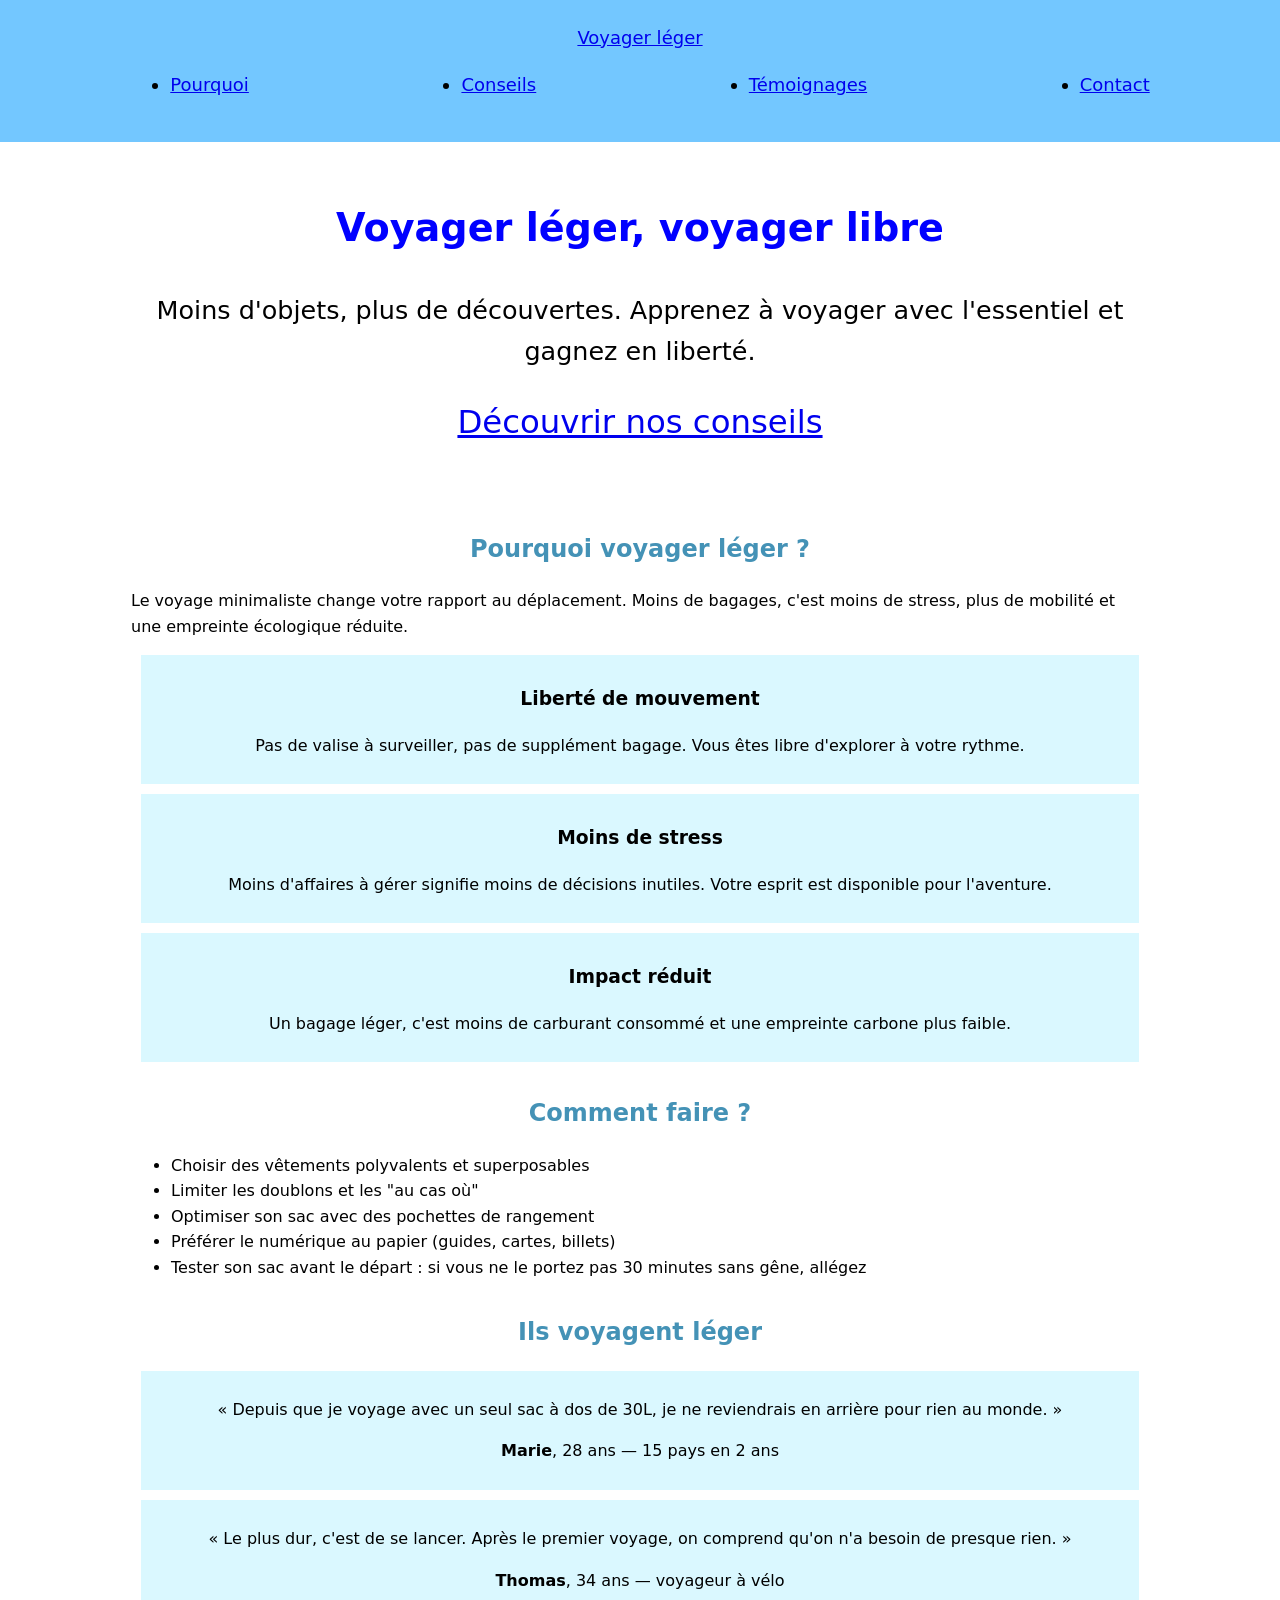
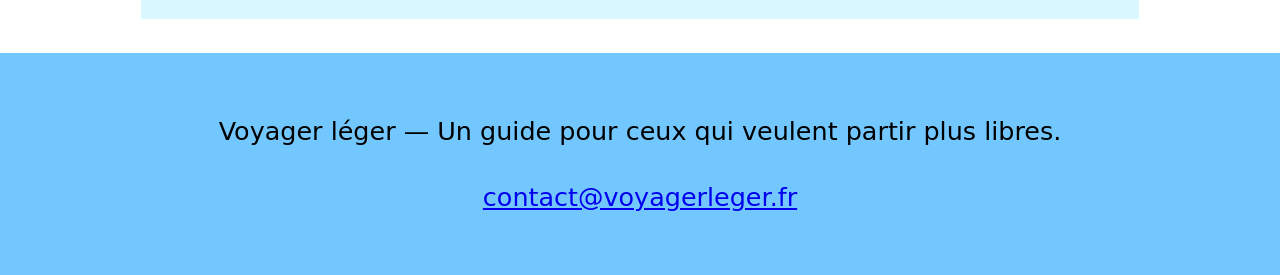
<file: TD2/index.html>
<!DOCTYPE html>
<html lang="fr"><head>
<meta http-equiv="content-type" content="text/html; charset=UTF-8">
  <meta charset="UTF-8">
  <meta name="viewport" content="width=device-width, initial-scale=1.0">
  <title>Voyager léger — Guide du voyage minimaliste</title>
  <link rel="stylesheet" href="style.css">
</head>
<body>

  <header>
    <nav>
      <a href="#" class="logo">Voyager léger</a>
      <ul>
        <li><a href="#pourquoi">Pourquoi</a></li>
        <li><a href="#conseils">Conseils</a></li>
        <li><a href="#temoignages">Témoignages</a></li>
        <li><a href="#contact">Contact</a></li>
      </ul>
    </nav>
  </header>

  <main>

    <section class="hero">
      <h1>Voyager léger, voyager libre</h1>
      <p>Moins d'objets, plus de découvertes. Apprenez à voyager avec l'essentiel et gagnez en liberté.</p>
      <a href="#conseils">Découvrir nos conseils</a>
    </section>

    <section id="pourquoi">
      <h2>Pourquoi voyager léger ?</h2>
      <p>Le voyage minimaliste change votre rapport au déplacement. 
Moins de bagages, c'est moins de stress, plus de mobilité et une 
empreinte écologique réduite.</p>

      <article>
        <h3>Liberté de mouvement</h3>
        <p>Pas de valise à surveiller, pas de supplément bagage. Vous êtes libre d'explorer à votre rythme.</p>
      </article>

      <article>
        <h3>Moins de stress</h3>
        <p>Moins d'affaires à gérer signifie moins de décisions inutiles. Votre esprit est disponible pour l'aventure.</p>
      </article>

      <article>
        <h3>Impact réduit</h3>
        <p>Un bagage léger, c'est moins de carburant consommé et une empreinte carbone plus faible.</p>
      </article>
    </section>

    <section id="conseils">
      <h2>Comment faire ?</h2>
      <ul>
        <li>Choisir des vêtements polyvalents et superposables</li>
        <li>Limiter les doublons et les "au cas où"</li>
        <li>Optimiser son sac avec des pochettes de rangement</li>
        <li>Préférer le numérique au papier (guides, cartes, billets)</li>
        <li>Tester son sac avant le départ : si vous ne le portez pas 30 minutes sans gêne, allégez</li>
      </ul>
    </section>

    <section id="temoignages">
      <h2>Ils voyagent léger</h2>

      <article>
        <blockquote>
          <p>« Depuis que je voyage avec un seul sac à dos de 30L, je ne reviendrais en arrière pour rien au monde. »</p>
        </blockquote>
        <p><strong>Marie</strong>, 28 ans — 15 pays en 2 ans</p>
      </article>

      <article>
        <blockquote>
          <p>« Le plus dur, c'est de se lancer. Après le premier voyage, on comprend qu'on n'a besoin de presque rien. »</p>
        </blockquote>
        <p><strong>Thomas</strong>, 34 ans — voyageur à vélo</p>
      </article>
    </section>

  </main>

  <footer id="contact">
    <p>Voyager léger — Un guide pour ceux qui veulent partir plus libres.</p>
    <p><a href="mailto:contact@voyagerleger.fr">contact@voyagerleger.fr</a></p>
  </footer>



</body></html>
</file>
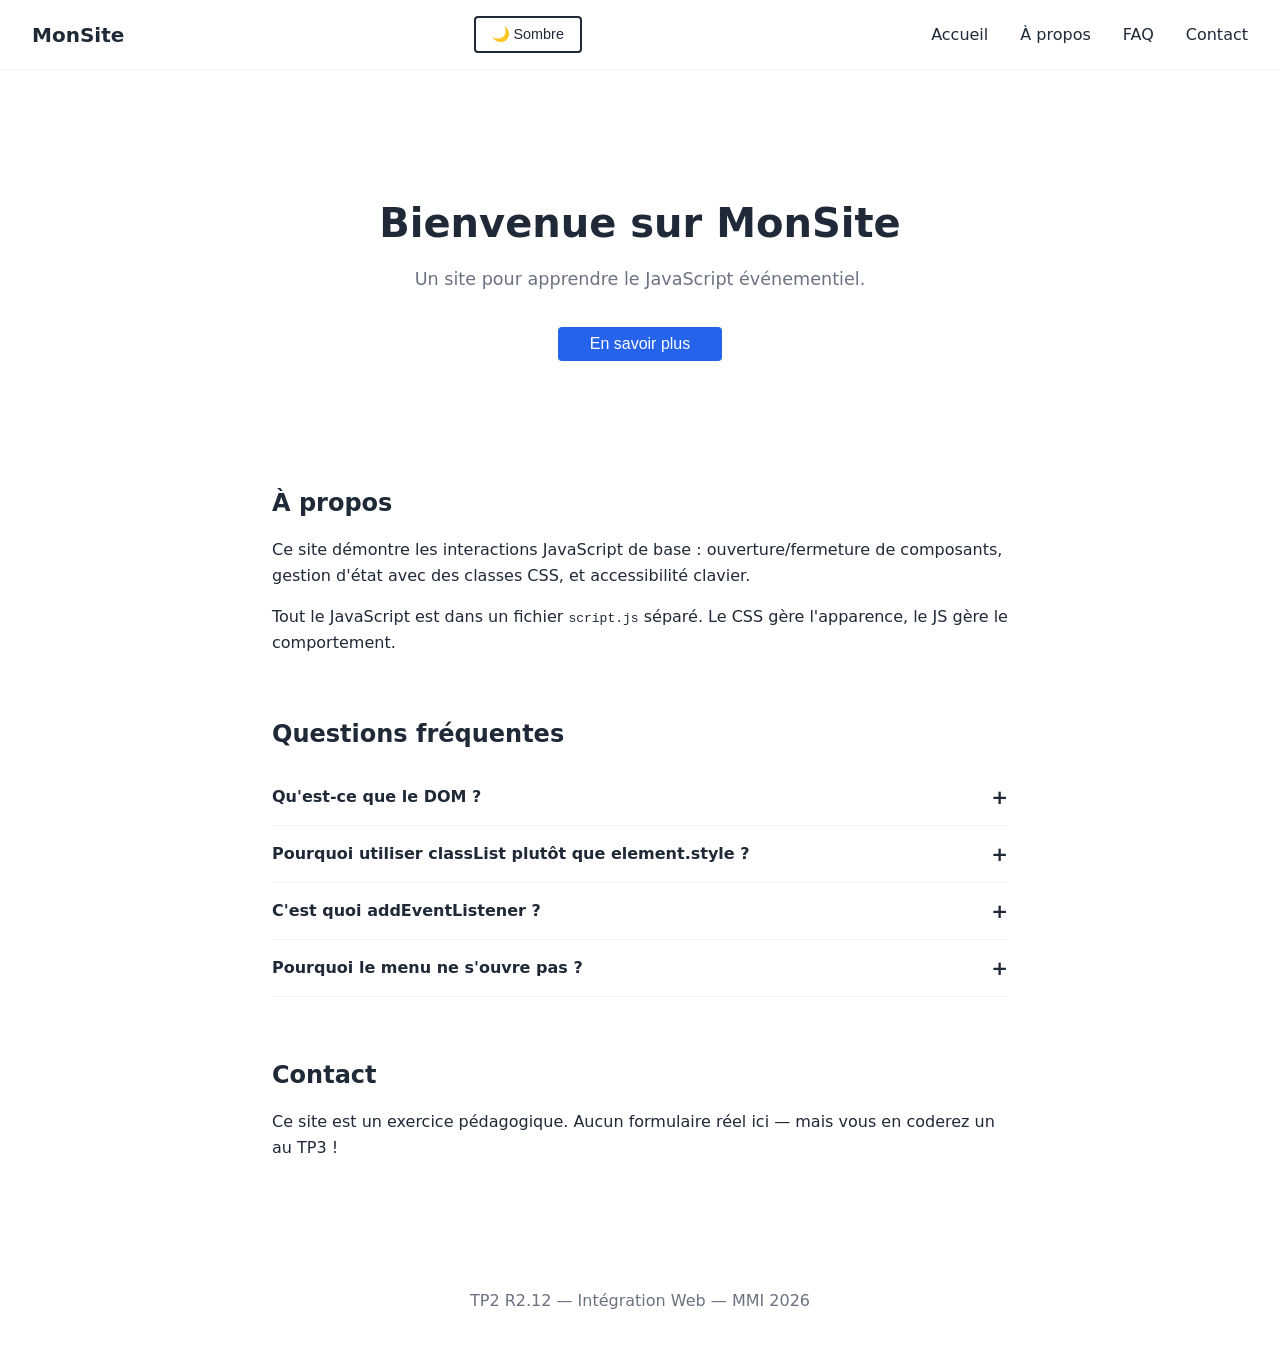
<file: TP2/index.html>
<!DOCTYPE html>
<html lang="fr">
<head>
  <meta charset="UTF-8">
  <meta name="viewport" content="width=device-width, initial-scale=1.0">
  <title>TP2 — JavaScript événementiel</title>
  <style>
    /* ================================
       VARIABLES
       ================================ */
    :root {
      --color-primary: #2563eb;
      --color-text: #1f2937;
      --color-text-light: #6b7280;
      --color-bg: #ffffff;
      --color-bg-alt: #f3f4f6;
      --color-overlay: rgba(0, 0, 0, 0.5);
      --font-base: system-ui, -apple-system, sans-serif;
      --space-sm: 0.5rem;
      --space-md: 1rem;
      --space-lg: 2rem;
      --space-xl: 4rem;
    }

    /* ================================
       THÈME SOMBRE (bonus)
       ================================ */
    .dark {
      --color-primary: #60a5fa;
      --color-text: #e5e7eb;
      --color-text-light: #9ca3af;
      --color-bg: #111827;
      --color-bg-alt: #1f2937;
      --color-overlay: rgba(0, 0, 0, 0.7);
    }

    /* ================================
       BASE
       ================================ */
    *, *::before, *::after {
      box-sizing: border-box;
    }

    body {
      font-family: var(--font-base);
      line-height: 1.6;
      color: var(--color-text);
      background-color: var(--color-bg);
      margin: 0;
      transition: background-color 0.3s, color 0.3s;
    }

    h1, h2, h3 { line-height: 1.2; }

    a {
      color: var(--color-primary);
      text-decoration: none;
    }

    a:hover { text-decoration: underline; }

    /* ================================
       HEADER + NAVIGATION
       ================================ */
    header {
      display: flex;
      justify-content: space-between;
      align-items: center;
      padding: var(--space-md) var(--space-lg);
      border-bottom: 1px solid var(--color-bg-alt);
    }

    .logo {
      font-weight: bold;
      font-size: 1.25rem;
      color: var(--color-text);
      text-decoration: none;
    }

    .header-right {
      display: flex;
      align-items: center;
      gap: var(--space-md);
    }

    /* Bouton menu burger */
    .menu-btn {
      display: none;
      background: none;
      border: 2px solid var(--color-text);
      border-radius: 0.25rem;
      color: var(--color-text);
      font-size: 1.25rem;
      padding: var(--space-sm);
      cursor: pointer;
      line-height: 1;
    }

    /* Bouton thème */
    #theme-toggle {
      background: none;
      border: 2px solid var(--color-text);
      border-radius: 0.25rem;
      color: var(--color-text);
      padding: var(--space-sm) var(--space-md);
      cursor: pointer;
      font-size: 0.9rem;
    }

    /* Navigation */
    .menu ul {
      display: flex;
      gap: var(--space-lg);
      list-style: none;
      padding: 0;
      margin: 0;
    }

    .menu a {
      color: var(--color-text);
      font-weight: 500;
    }

    /* Mobile : menu caché par défaut */
    @media (max-width: 640px) {
      .menu-btn {
        display: block;
      }

      .menu {
        display: none;
        position: absolute;
        top: 100%;
        left: 0;
        right: 0;
        background: var(--color-bg);
        border-bottom: 1px solid var(--color-bg-alt);
        padding: var(--space-md) var(--space-lg);
        z-index: 10;
      }

      .menu.is-open {
        display: block;
      }

      .menu ul {
        flex-direction: column;
        gap: var(--space-md);
      }

      header {
        position: relative;
      }
    }

    /* ================================
       MAIN
       ================================ */
    main {
      max-width: 800px;
      margin: 0 auto;
      padding: var(--space-lg);
    }

    section {
      margin-bottom: var(--space-xl);
    }

    /* ================================
       HERO
       ================================ */
    .hero {
      text-align: center;
      padding: var(--space-xl) 0;
    }

    .hero h1 {
      font-size: 2.5rem;
      margin-bottom: var(--space-sm);
    }

    .hero p {
      color: var(--color-text-light);
      font-size: 1.1rem;
    }

    /* ================================
       BOUTON MODALE
       ================================ */
    .modal-open {
      background-color: var(--color-primary);
      color: white;
      border: none;
      padding: var(--space-sm) var(--space-lg);
      border-radius: 0.25rem;
      font-size: 1rem;
      cursor: pointer;
      margin-top: var(--space-md);
    }

    .modal-open:hover {
      opacity: 0.9;
    }

    /* ================================
       MODALE
       ================================ */
    .modal {
      display: none;
      position: fixed;
      top: 0;
      left: 0;
      width: 100%;
      height: 100%;
      background: var(--color-overlay);
      z-index: 100;
      justify-content: center;
      align-items: center;
    }

    .modal.is-visible {
      display: flex;
    }

    .modal-content {
      background: var(--color-bg);
      border-radius: 0.5rem;
      padding: var(--space-lg);
      max-width: 500px;
      width: 90%;
      position: relative;
    }

    .modal-content h2 {
      margin-top: 0;
    }

    .modal-close {
      position: absolute;
      top: var(--space-md);
      right: var(--space-md);
      background: none;
      border: none;
      font-size: 1.5rem;
      cursor: pointer;
      color: var(--color-text);
      line-height: 1;
    }

    /* ================================
       ACCORDÉON FAQ
       ================================ */
    .faq-item {
      border-bottom: 1px solid var(--color-bg-alt);
    }

    .faq-question {
      width: 100%;
      background: none;
      border: none;
      text-align: left;
      padding: var(--space-md) 0;
      font-size: 1rem;
      font-weight: 600;
      color: var(--color-text);
      cursor: pointer;
      display: flex;
      justify-content: space-between;
      align-items: center;
      font-family: var(--font-base);
    }

    .faq-question::after {
      content: '+';
      font-size: 1.25rem;
      transition: transform 0.2s;
    }

    .faq-answer {
      display: none;
      padding: 0 0 var(--space-md) 0;
      color: var(--color-text-light);
    }

    .faq-answer.is-visible {
      display: block;
    }

    /* ================================
       FOCUS VISIBLE
       ================================ */
    :focus-visible {
      outline: 2px solid var(--color-primary);
      outline-offset: 2px;
    }
  </style>
</head>
<body>

  <!-- ================================
       HEADER + NAVIGATION
       ================================ -->
  <header>
    <a href="#" class="logo">MonSite</a>
    <div class="header-right">
      <button id="theme-toggle">🌙 Sombre</button>
      <button class="menu-btn" aria-expanded="false">☰</button>
    </div>
    <nav class="menu">
      <ul>
        <li><a href="#accueil">Accueil</a></li>
        <li><a href="#apropos">À propos</a></li>
        <li><a href="#faq">FAQ</a></li>
        <li><a href="#contact">Contact</a></li>
      </ul>
    </nav>
  </header>

  <main>

    <!-- ================================
         HERO + BOUTON MODALE
         ================================ -->
    <section id="accueil" class="hero">
      <h1>Bienvenue sur MonSite</h1>
      <p>Un site pour apprendre le JavaScript événementiel.</p>
      <button class="modal-open">En savoir plus</button>
    </section>

    <!-- ================================
         MODALE
         ================================ -->
    <div class="modal" aria-hidden="true">
      <div class="modal-content">
        <button class="modal-close">✕</button>
        <h2>À propos de ce site</h2>
        <p>Ce site est un exercice du TP2 R2.12. Il sert de support pour apprendre à manipuler le DOM avec JavaScript.</p>
        <p>Vous allez coder le menu burger, cette modale, et l'accordéon FAQ en JavaScript pur.</p>
      </div>
    </div>

    <!-- ================================
         SECTION À PROPOS
         ================================ -->
    <section id="apropos">
      <h2>À propos</h2>
      <p>Ce site démontre les interactions JavaScript de base : ouverture/fermeture de composants, gestion d'état avec des classes CSS, et accessibilité clavier.</p>
      <p>Tout le JavaScript est dans un fichier <code>script.js</code> séparé. Le CSS gère l'apparence, le JS gère le comportement.</p>
    </section>

    <!-- ================================
         ACCORDÉON FAQ
         ================================ -->
    <section id="faq">
      <h2>Questions fréquentes</h2>

      <div class="faq-item">
        <button class="faq-question">Qu'est-ce que le DOM ?</button>
        <div class="faq-answer">
          <p>Le DOM (Document Object Model) est la représentation de la page Web en mémoire. JavaScript peut le lire et le modifier pour créer des interactions.</p>
        </div>
      </div>

      <div class="faq-item">
        <button class="faq-question">Pourquoi utiliser classList plutôt que element.style ?</button>
        <div class="faq-answer">
          <p>Parce que le JavaScript gère le comportement et le CSS gère l'apparence. En utilisant classList, on garde chaque responsabilité à sa place.</p>
        </div>
      </div>

      <div class="faq-item">
        <button class="faq-question">C'est quoi addEventListener ?</button>
        <div class="faq-answer">
          <p>C'est la méthode qui permet de dire au navigateur : "quand tel événement arrive sur cet élément, exécute ce code". C'est le cœur du JavaScript événementiel.</p>
        </div>
      </div>

      <div class="faq-item">
        <button class="faq-question">Pourquoi le menu ne s'ouvre pas ?</button>
        <div class="faq-answer">
          <p>Probablement parce que le fichier script.js n'est pas encore lié, ou parce que le JavaScript n'est pas encore écrit. C'est votre mission !</p>
        </div>
      </div>
    </section>

    <!-- ================================
         CONTACT
         ================================ -->
    <section id="contact">
      <h2>Contact</h2>
      <p>Ce site est un exercice pédagogique. Aucun formulaire réel ici — mais vous en coderez un au TP3 !</p>
    </section>

  </main>

  <footer>
    <p style="text-align: center; padding: 1rem; color: var(--color-text-light);">TP2 R2.12 — Intégration Web — MMI 2026</p>
  </footer>

<script src="script.js"></script>

</body>
</html>
</file>
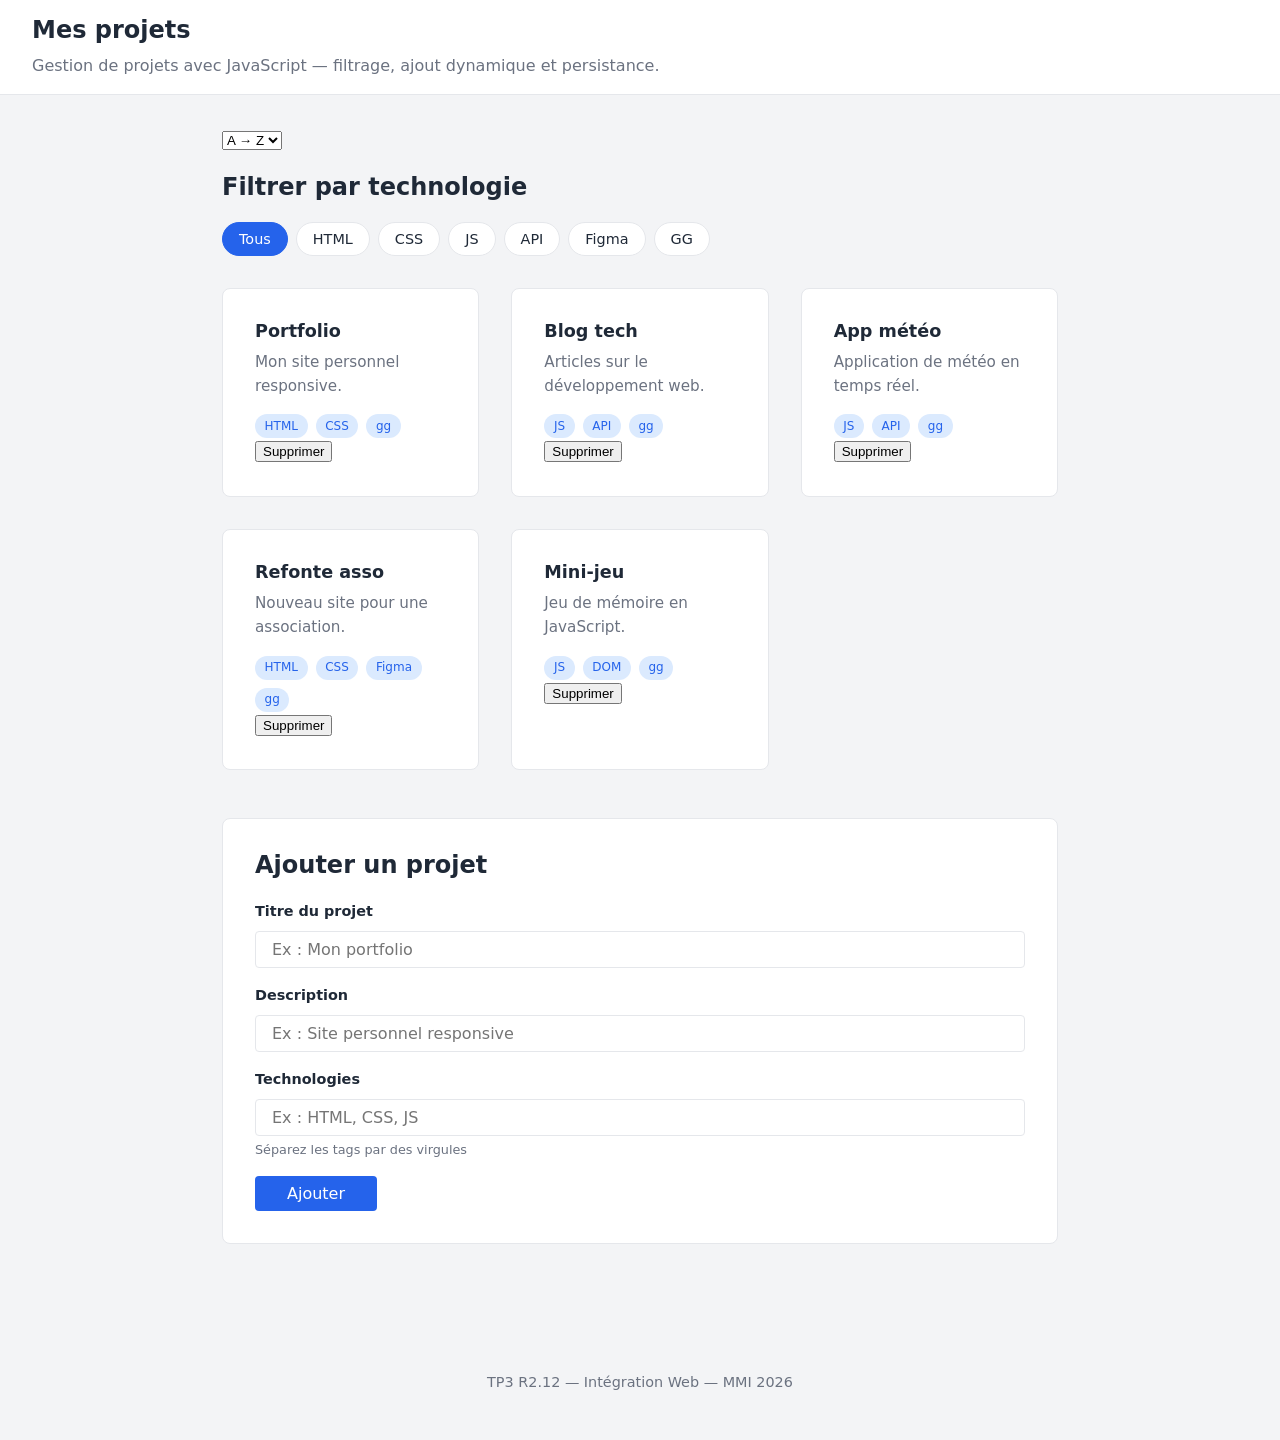
<file: TP3/index.html>
<!DOCTYPE html>
<html lang="fr">
<head>
  <meta charset="UTF-8">
  <meta name="viewport" content="width=device-width, initial-scale=1.0">
  <title>TP3 — JavaScript + données</title>
  <style>
    /* ================================
       VARIABLES
       ================================ */
    :root {
      --color-primary: #2563eb;
      --color-primary-light: #dbeafe;
      --color-text: #1f2937;
      --color-text-light: #6b7280;
      --color-bg: #ffffff;
      --color-bg-alt: #f3f4f6;
      --color-border: #e5e7eb;
      --color-error: #dc2626;
      --color-success: #059669;
      --font-base: system-ui, -apple-system, sans-serif;
      --space-sm: 0.5rem;
      --space-md: 1rem;
      --space-lg: 2rem;
      --space-xl: 3rem;
      --radius: 0.5rem;
    }

    /* ================================
       BASE
       ================================ */
    *, *::before, *::after {
      box-sizing: border-box;
    }

    body {
      font-family: var(--font-base);
      line-height: 1.6;
      color: var(--color-text);
      background-color: var(--color-bg-alt);
      margin: 0;
    }

    h1, h2, h3 { line-height: 1.2; }

    /* ================================
       LAYOUT
       ================================ */
    header {
      background: var(--color-bg);
      border-bottom: 1px solid var(--color-border);
      padding: var(--space-md) var(--space-lg);
    }

    header h1 {
      margin: 0;
      font-size: 1.5rem;
    }

    header p {
      margin: var(--space-sm) 0 0;
      color: var(--color-text-light);
    }

    main {
      max-width: 900px;
      margin: 0 auto;
      padding: var(--space-lg);
    }

    section {
      margin-bottom: var(--space-xl);
    }

    /* ================================
       FILTRES
       ================================ */
    .filtres {
      display: flex;
      flex-wrap: wrap;
      gap: var(--space-sm);
      margin-bottom: var(--space-lg);
    }

    .filtre {
      background: var(--color-bg);
      border: 1px solid var(--color-border);
      border-radius: 2rem;
      padding: var(--space-sm) var(--space-md);
      font-size: 0.9rem;
      cursor: pointer;
      color: var(--color-text);
      font-family: var(--font-base);
      transition: background-color 0.2s, border-color 0.2s;
    }

    .filtre:hover {
      border-color: var(--color-primary);
    }

    .filtre.active {
      background-color: var(--color-primary);
      color: white;
      border-color: var(--color-primary);
    }

    /* ================================
       GRILLE DE PROJETS
       ================================ */
    #projets-liste {
      display: grid;
      grid-template-columns: repeat(auto-fit, minmax(250px, 1fr));
      gap: var(--space-lg);
      min-height: 100px;
    }

    /* Style des cartes (générées en JS) */
    .carte {
      background: var(--color-bg);
      border: 1px solid var(--color-border);
      border-radius: var(--radius);
      padding: var(--space-lg);
      transition: transform 0.2s, box-shadow 0.2s;
    }

    .carte:hover {
      transform: translateY(-2px);
      box-shadow: 0 4px 12px rgba(0, 0, 0, 0.08);
    }

    .carte h3 {
      margin: 0 0 var(--space-sm);
      font-size: 1.1rem;
    }

    .carte p {
      margin: 0 0 var(--space-md);
      color: var(--color-text-light);
      font-size: 0.95rem;
    }

    .tags {
      display: flex;
      flex-wrap: wrap;
      gap: var(--space-sm);
    }

    .tag {
      display: inline-block;
      font-size: 0.75rem;
      background: var(--color-primary-light);
      color: var(--color-primary);
      padding: 0.15rem 0.6rem;
      border-radius: 1rem;
      font-weight: 500;
    }

    /* ================================
       MESSAGES D'ÉTAT
       ================================ */
    .loading {
      text-align: center;
      color: var(--color-text-light);
      padding: var(--space-xl);
      grid-column: 1 / -1;
    }

    .error {
      text-align: center;
      color: var(--color-error);
      padding: var(--space-xl);
      grid-column: 1 / -1;
    }

    .vide {
      text-align: center;
      color: var(--color-text-light);
      padding: var(--space-xl);
      grid-column: 1 / -1;
    }

    /* ================================
       FORMULAIRE D'AJOUT
       ================================ */
    #form-ajout {
      background: var(--color-bg);
      border: 1px solid var(--color-border);
      border-radius: var(--radius);
      padding: var(--space-lg);
    }

    #form-ajout h2 {
      margin-top: 0;
    }

    .form-group {
      margin-bottom: var(--space-md);
    }

    .form-group label {
      display: block;
      font-weight: 600;
      margin-bottom: var(--space-sm);
      font-size: 0.9rem;
    }

    .form-group input {
      width: 100%;
      padding: var(--space-sm) var(--space-md);
      border: 1px solid var(--color-border);
      border-radius: 0.25rem;
      font-size: 1rem;
      font-family: var(--font-base);
      color: var(--color-text);
      background: var(--color-bg);
    }

    .form-group input:focus {
      outline: 2px solid var(--color-primary);
      outline-offset: 1px;
      border-color: var(--color-primary);
    }

    .form-group small {
      display: block;
      margin-top: 0.25rem;
      color: var(--color-text-light);
      font-size: 0.8rem;
    }

    #form-ajout button[type="submit"] {
      background-color: var(--color-primary);
      color: white;
      border: none;
      padding: var(--space-sm) var(--space-lg);
      border-radius: 0.25rem;
      font-size: 1rem;
      cursor: pointer;
      font-family: var(--font-base);
    }

    #form-ajout button[type="submit"]:hover {
      opacity: 0.9;
    }

    /* ================================
       COMPTEUR
       ================================ */
    .compteur {
      text-align: right;
      color: var(--color-text-light);
      font-size: 0.9rem;
      margin-bottom: var(--space-sm);
    }

    /* ================================
       FOOTER
       ================================ */
    footer {
      text-align: center;
      padding: var(--space-lg);
      color: var(--color-text-light);
      font-size: 0.9rem;
    }

    /* ================================
       FOCUS VISIBLE
       ================================ */
    :focus-visible {
      outline: 2px solid var(--color-primary);
      outline-offset: 2px;
    }

    /* ================================
       RESPONSIVE
       ================================ */
    @media (max-width: 600px) {
      main {
        padding: var(--space-md);
      }

      #projets-liste {
        grid-template-columns: 1fr;
      }
    }
  </style>
</head>
<body>

  <!-- ================================
       HEADER
       ================================ -->
  <header>
    <h1>Mes projets</h1>
    <p>Gestion de projets avec JavaScript — filtrage, ajout dynamique et persistance.</p>
  </header>

  <main>

<select id="tri">
  <option value="az">A → Z</option>
  <option value="za">Z → A</option>
</select>

    <!-- ================================
         FILTRES
         ================================ -->
    <section>
      <h2>Filtrer par technologie</h2>
      <div class="filtres">
        <button class="filtre active" data-tag="tous">Tous</button>
        <button class="filtre" data-tag="HTML">HTML</button>
        <button class="filtre" data-tag="CSS">CSS</button>
        <button class="filtre" data-tag="JS">JS</button>
        <button class="filtre" data-tag="API">API</button>
        <button class="filtre" data-tag="Figma">Figma</button>
        <button class="filtre" data-tag="gg">GG</button>
      </div>

      <!-- Compteur de résultats -->
      <p class="compteur" aria-live="polite"></p>

      <!-- Conteneur des cartes (généré en JS) -->
      <div id="projets-liste">
        <p class="vide">Chargement des projets...</p>
      </div>
    </section>

    <!-- ================================
         FORMULAIRE D'AJOUT
         ================================ -->
    <section>
      <form id="form-ajout">
        <h2>Ajouter un projet</h2>

        <div class="form-group">
          <label for="input-titre">Titre du projet</label>
          <input type="text" id="input-titre" placeholder="Ex : Mon portfolio" required>
        </div>

        <div class="form-group">
          <label for="input-desc">Description</label>
          <input type="text" id="input-desc" placeholder="Ex : Site personnel responsive" required>
        </div>

        <div class="form-group">
          <label for="input-tags">Technologies</label>
          <input type="text" id="input-tags" placeholder="Ex : HTML, CSS, JS">
          <small>Séparez les tags par des virgules</small>
        </div>

        <button type="submit">Ajouter</button>
      </form>
    </section>

  </main>

  <footer>
    <p>TP3 R2.12 — Intégration Web — MMI 2026</p>
  </footer>

    <script src="script.js"></script>

</body>
</html>
</file>
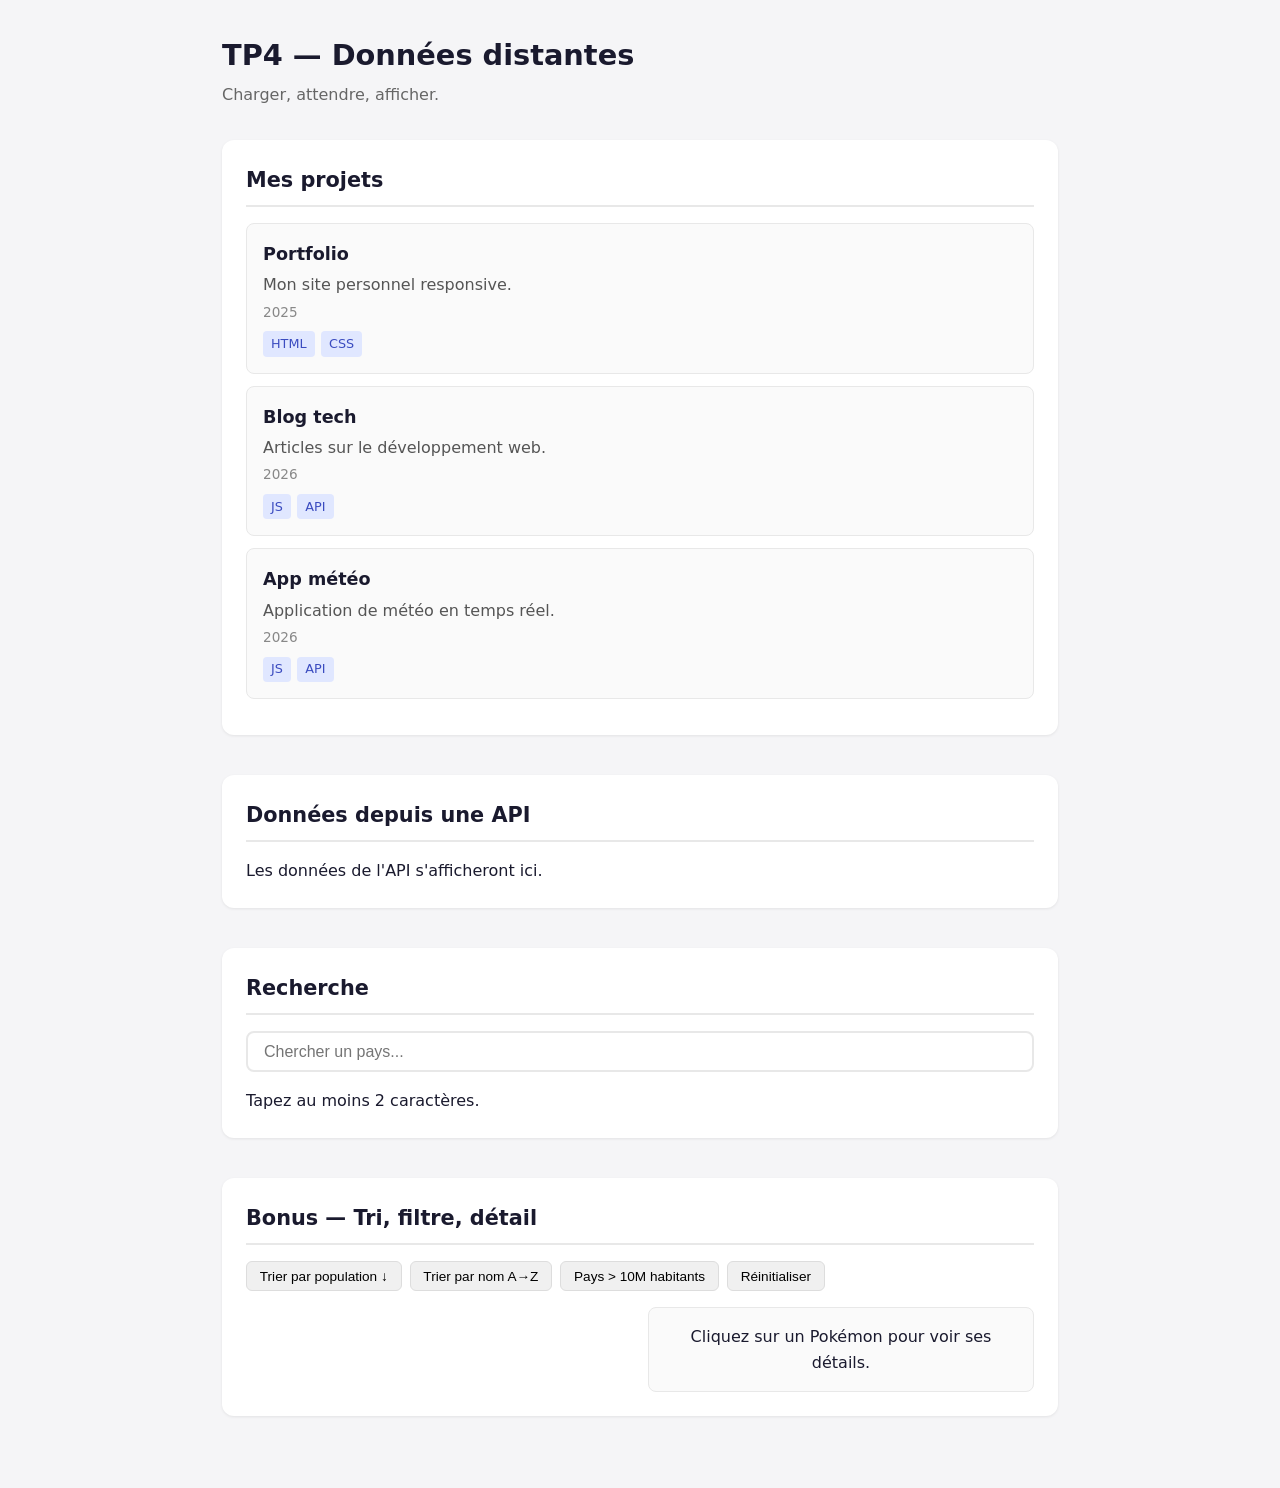
<file: TP4/index.html>
<!DOCTYPE html>
<html lang="fr">
<head>
  <meta charset="UTF-8">
  <meta name="viewport" content="width=device-width, initial-scale=1.0">
  <title>TP4 — Fetch & API</title>
  <link rel="stylesheet" href="style.css">
</head>
<body>

  <header>
    <h1>TP4 — Données distantes</h1>
    <p>Charger, attendre, afficher.</p>
  </header>

  <main>

    <!-- ============================================
         TEMPS 1 — JSON local
         Exercices 1.1 à 1.3
         ============================================ -->
    <section id="section-projets">
      <h2>Mes projets</h2>
      <div id="projets-liste" aria-live="polite">
        <p>Les projets s'afficheront ici.</p>
      </div>
    </section>

    <!-- ============================================
         TEMPS 2 — API distante
         Exercices 2.1 à 2.3
         ============================================ -->
    <section id="section-api">
      <h2>Données depuis une API</h2>
      <div id="api-liste" aria-live="polite">
        <p>Les données de l'API s'afficheront ici.</p>
      </div>
    </section>

    <!-- ============================================
         TEMPS 3 — Recherche + API
         Exercices 3.1 et 3.2
         ============================================ -->
    <section id="section-recherche">
      <h2>Recherche</h2>
      <input type="search" id="recherche" placeholder="Chercher un pays...">
      <div id="recherche-resultats" aria-live="polite">
        <p>Tapez au moins 2 caractères.</p>
      </div>
    </section>

    <!-- ============================================
         TEMPS 4 — Aller plus loin (bonus)
         Exercices 4.1 à 4.3
         ============================================ -->
    <section id="section-bonus">
      <h2>Bonus — Tri, filtre, détail</h2>

      <!-- 4.1 — Contrôles de tri/filtre -->
      <div id="controles">
        <button id="tri-pop">Trier par population ↓</button>
        <button id="tri-nom">Trier par nom A→Z</button>
        <button id="filtre-grand">Pays > 10M habitants</button>
        <button id="reinitialiser">Réinitialiser</button>
      </div>

      <div id="bonus" aria-live="polite">
      </div>

      <!-- 4.2 — Liste + Détail Pokémon -->
      <div id="pokemon">
        <div id="liste-pokemon"></div>
        <div id="detail-pokemon">
          <p>Cliquez sur un Pokémon pour voir ses détails.</p>
        </div>
      </div>
    </section>

  </main>

  <script src="script.js"></script>
</body>
</html>
</file>
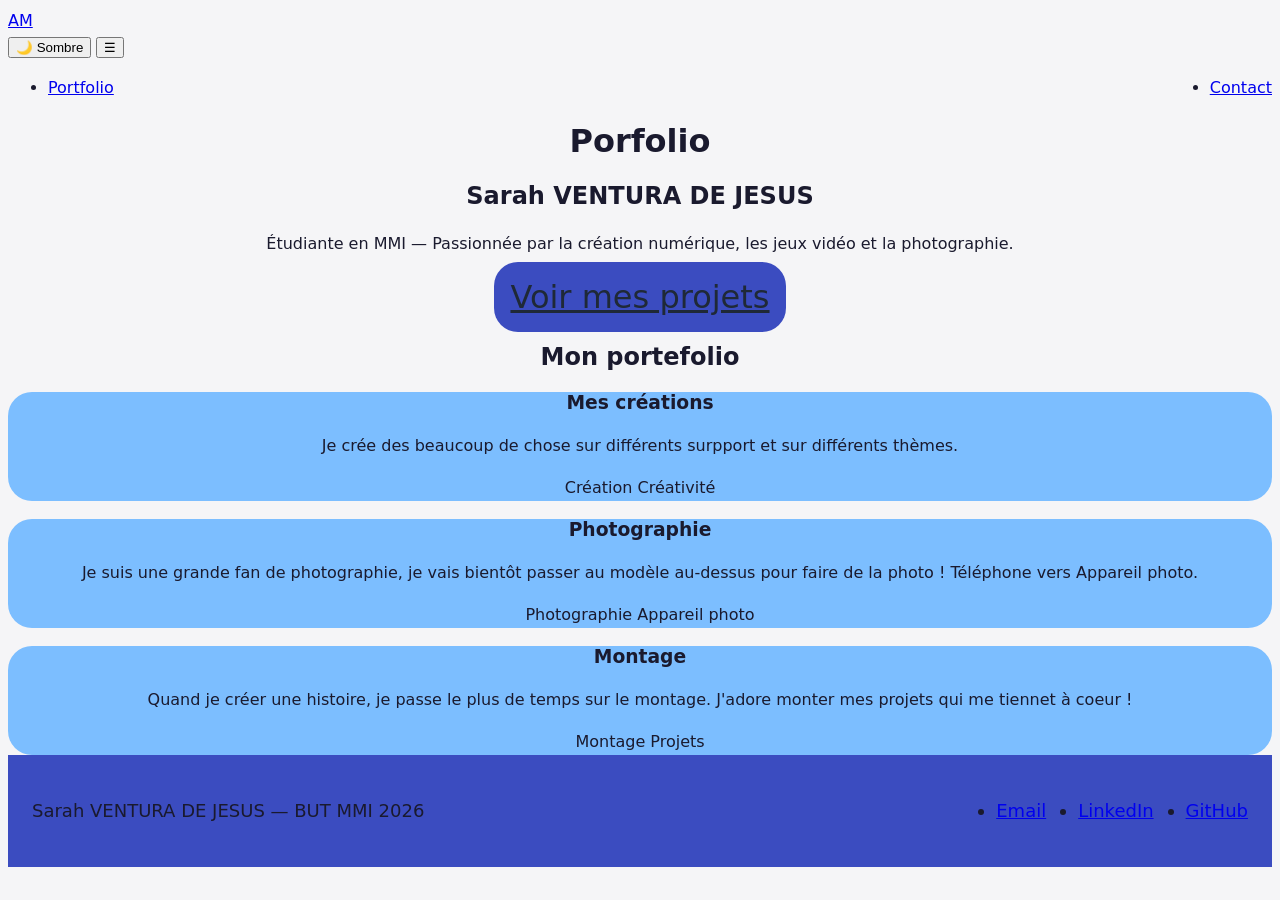
<file: TP5/index.html>
<!DOCTYPE html>
<html lang="fr">
<head>

  <meta charset="UTF-8">
  <meta name="viewport" content="width=device-width, initial-scale=1.0">
  <title>Mon projet</title>
  <link rel="stylesheet" href="style.css">
</head>

<body>
  <header>
      <header>
    <a href="#" class="logo">AM</a>
    <div class="header-right">
      <button id="theme-toggle">🌙 Sombre</button>
      <button class="menu-btn" aria-expanded="false">☰</button>
      </div>
    <nav class="menu">
        <ul>
            <li><a href="#portefolio">Portfolio</a></li>
            <li><a href="#contact">Contact</a></li>
        </ul>
    </nav>
    </header>

        <main>
            <h1>Porfolio</h1>
            <section id="hero">
            <h2>Sarah VENTURA DE JESUS</h2>
                <p>Étudiante en MMI — Passionnée par la création numérique, les jeux vidéo et la photographie.</p>
                <a href="#portefolio" class="cta">Voir mes projets</a>
    </section>

    <div class="modal" aria-hidden="true">
        <div class="modal-content">
            <button class="modal-close">✕</button>
            <h2>À propos de ce site</h2>
            <p>Ce site est un exercice du TP2 R2.12. Il sert de support pour apprendre à manipuler le DOM avec JavaScript.</p>
            <p>Vous allez coder le menu burger, cette modale, et l'accordéon FAQ en JavaScript pur.</p>
        </div>
        </div>

            <h2>Mon portefolio</h2>

            <section id="portefolio" class="porfolio">
      <article class="carte">
        <h3>Mes créations</h3>
        <p>Je crée des beaucoup de chose sur différents surpport et sur différents thèmes.</p>
        <span class="tag">Création</span>
        <span class="tag">Créativité</span>
      </article>
      <article class="carte">
        <h3>Photographie</h3>
        <p>Je suis une grande fan de photographie, je vais bientôt passer au modèle au-dessus pour faire de la photo ! Téléphone vers Appareil photo.</p>
        <span class="tag">Photographie</span>
        <span class="tag">Appareil photo</span>
      </article>
      <article class="carte">
        <h3>Montage</h3>
        <p>Quand je créer une histoire, je passe le plus de temps sur le montage. J'adore monter mes projets qui me tiennet à coeur !</p>
        <span class="tag">Montage</span>
        <span class="tag">Projets</span>
      </article>
            </section>
        </main>

        <footer id="contact">
            <p>Sarah VENTURA DE JESUS — BUT MMI 2026</p>
                <nav>
                <ul>
                    <li><a href="mailto:sethenn03@gmail.com">Email</a></li>
                    <li><a href="#">LinkedIn</a></li>
                    <li><a href="#">GitHub</a></li>
                </ul>
                </nav>
        </footer>

        <script src="script.js"></script>

</body>
</html>
</file>
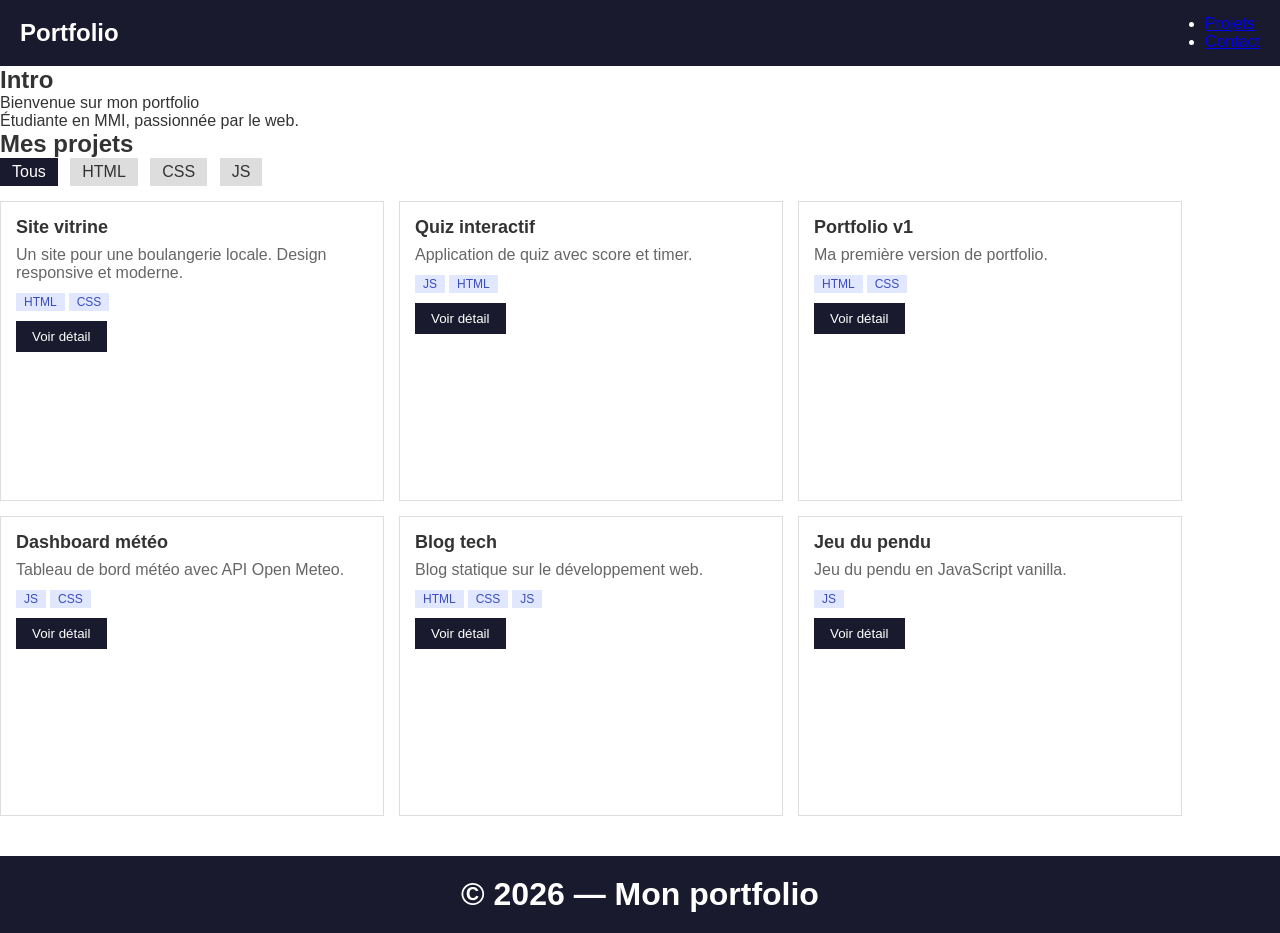
<file: TP5/page-cassee-corrigee.html>
<!DOCTYPE html>
<html>
<head>
  <meta charset="UTF-8">
  <title>Mon super site</title>
  <style>
    /* ============================
       PROBLÈMES CSS À TROUVER :
       - styles dans le HTML (pas de fichier externe)
       - !important
       - sélecteurs trop spécifiques
       - hauteurs fixes
       - pas de variables CSS
       - pas de responsive
       - pas de transitions
       ============================ */

    * { margin: 0; padding: 0; box-sizing: border-box; }

    body {
      font-family: Arial;
      color: #333;
    }

    header {
      background: #1a1a2e;
      color: white;
      padding: 15px 20px;
      display: flex;
      justify-content: space-between;
      align-items: center;
    }

    header h1 {
      font-size: 24px;
      font-weight: bold;
    }

    header nav {
      display: flex;
      list-style: none;
      gap: 20px;
    }

    header .nav ul li a {
      color: white;
      text-decoration: none;
    }

    main .content div.intro {
      padding: 40px 20px;
      text-align: center;
      background: #e8e8e8;
    }

    main .content div.intro div.intro-titre {
      font-size: 32px;
      font-weight: bold;
      margin-bottom: 10px;
    }

    .projets-section {
      padding: 20px;
    }

    .projets-section .section-titre {
      font-size: 22px;
      font-weight: bold;
      margin-bottom: 15px;
    }

    .filtres-container {
      margin-bottom: 15px;
    }

    .filtres-container span {
      display: inline-block;
      padding: 5px 12px;
      margin-right: 8px;
      background: #ddd;
      cursor: pointer;
    }

    .filtres-container span.actif {
      background: #1a1a2e;
      color: white;
    }

    .grille-projets {
      display: flex;
      flex-wrap: wrap;
      gap: 15px;
    }

    .grille-projets .carte-projet {
      width: 30%;
      height: 300px;
      border: 1px solid #ddd;
      padding: 15px;
      background: white;
    }

    .grille-projets .carte-projet .carte-titre {
      font-size: 18px;
      font-weight: bold;
      margin-bottom: 8px;
    }

    .grille-projets .carte-projet .carte-description {
      color: #666;
      margin-bottom: 10px;
    }

    .grille-projets .carte-projet .carte-tags span {
      display: inline-block;
      padding: 2px 8px;
      background: #e0e7ff;
      color: #3b4cc0;
      font-size: 12px;
      margin-right: 4px;
    }

    .grille-projets .carte-projet .carte-bouton {
      display: inline-block;
      margin-top: 10px;
      padding: 8px 16px;
      background: #1a1a2e;
      color: white;
      border: none;
      cursor: pointer;
    }

    .modale-overlay {
      display: none;
      position: fixed;
      top: 0; left: 0; right: 0; bottom: 0;
      background: rgba(0,0,0,0.6);
      z-index: 100;
    }

    .modale-overlay .modale-contenu {
      position: absolute;
      top: 50%; left: 50%;
      transform: translate(-50%, -50%);
      background: white;
      padding: 30px;
      width: 500px;
      max-height: 80vh;
      overflow-y: auto;
    }

    .modale-overlay .modale-contenu .modale-fermer {
      position: absolute;
      top: 10px; right: 15px;
      font-size: 24px;
      cursor: pointer;
      background: none;
      border: none;
    }

    footer {
      background: #1a1a2e;
      color: white;
      text-align: center;
      padding: 20px;
      margin-top: 40px;
    }
       @media (max-width: 600px) {
      main {
        padding: var(--space-md);
      }
    }
    
  </style>
</head>
<body>

  <!-- PROBLÈME : pas de balises sémantiques, tout est en div -->
<header>
    <h1>Portfolio</h1>
    <nav>
      <ul>
        <li><a href="#projets">Projets</a></li>
        <li><a href="#contact">Contact</a></li>
      </ul>
    </nav>
</header>

  <main>
    <section>

      <h1>Intro</h1>
        <p>Bienvenue sur mon portfolio</p>
        <p>Étudiante en MMI, passionnée par le web.</p>
      </section>

      <section>
        <h2>Mes projets</h2>

        <div class="filtres-container">
          <span class="filtre actif" onclick="filtrer('tous')">Tous</span>
          <span class="filtre" onclick="filtrer('HTML')">HTML</span>
          <span class="filtre" onclick="filtrer('CSS')">CSS</span>
          <span class="filtre" onclick="filtrer('JS')">JS</span>
        </div>

        <div class="grille-projets" id="grille">
          <!-- Rempli par JS -->
        </div>
      </div>

    </main>
</section>

  <!-- Modale -->
  <div class="modale-overlay" id="modale">
    <div class="modale-contenu">
      <span class="modale-fermer" onclick="fermerModale()">×</span>
      <div id="modale-body"></div>
    </div>
  </div>

  <footer>
    <h1>© 2026 — Mon portfolio</h1>
  </footer>

  <script>
    // ============================
    // PROBLÈMES JS À TROUVER :
    // - onclick inline (pas addEventListener)
    // - getElementById au lieu de querySelector
    // - element.style au lieu de classList
    // - pas de gestion clavier (Escape, Tab)
    // - pas d'attributs aria
    // - données et affichage mélangés
    // ============================

    var projets = [
      { id: 1, titre: "Site vitrine", description: "Un site pour une boulangerie locale. Design responsive et moderne.", tags: ["HTML", "CSS"] },
      { id: 2, titre: "Quiz interactif", description: "Application de quiz avec score et timer.", tags: ["JS", "HTML"] },
      { id: 3, titre: "Portfolio v1", description: "Ma première version de portfolio.", tags: ["HTML", "CSS"] },
      { id: 4, titre: "Dashboard météo", description: "Tableau de bord météo avec API Open Meteo.", tags: ["JS", "CSS"] },
      { id: 5, titre: "Blog tech", description: "Blog statique sur le développement web.", tags: ["HTML", "CSS", "JS"] },
      { id: 6, titre: "Jeu du pendu", description: "Jeu du pendu en JavaScript vanilla.", tags: ["JS"] }
    ];

    function afficherProjets(liste) {
      var grille = document.getElementById('grille');
      grille.innerHTML = '';
      for (var i = 0; i < liste.length; i++) {
        var p = liste[i];
        var carte = document.createElement('div');
        carte.className = 'carte-projet';
        carte.innerHTML = '<div class="carte-titre">' + p.titre + '</div>' +
          '<div class="carte-description">' + p.description + '</div>' +
          '<div class="carte-tags">' + p.tags.map(function(t) { return '<span>' + t + '</span>'; }).join('') + '</div>' +
          '<button class="carte-bouton" onclick="ouvrirModale(' + p.id + ')">Voir détail</button>';
        grille.appendChild(carte);
      }
    }

    function filtrer(tag) {
      // Gestion visuelle des filtres actifs
      var filtres = document.querySelectorAll('.filtre');
      for (var i = 0; i < filtres.length; i++) {
        filtres[i].style.background = '#ddd';
        filtres[i].style.color = '#333';
      }
      event.target.style.background = '#1a1a2e';
      event.target.style.color = 'white';

      if (tag === 'tous') {
        afficherProjets(projets);
      } else {
        var filtres = projets.filter(function(p) { return p.tags.indexOf(tag) !== -1; });
        afficherProjets(filtres);
      }
    }

    function ouvrirModale(id) {
      var projet = null;
      for (var i = 0; i < projets.length; i++) {
        if (projets[i].id === id) {
          projet = projets[i];
          break;
        }
      }
      if (!projet) return;

      document.getElementById('modale-body').innerHTML =
        '<h2>' + projet.titre + '</h2>' +
        '<p>' + projet.description + '</p>' +
        '<p>Tags : ' + projet.tags.join(', ') + '</p>';

      document.getElementById('modale').style.display = 'block';
    }

    function fermerModale() {
      document.getElementById('modale').style.display = 'none';
    }

    afficherProjets(projets);

        // Clic
    bouton.addEventListener('click', () => {
      // code exécuté au clic
    });

    // Touche clavier
    document.addEventListener('keydown', (event) => {
      if (event.key === 'Escape') {
        // fermer quelque chose
      }
    });

  </script>

</body>
</html>
</file>
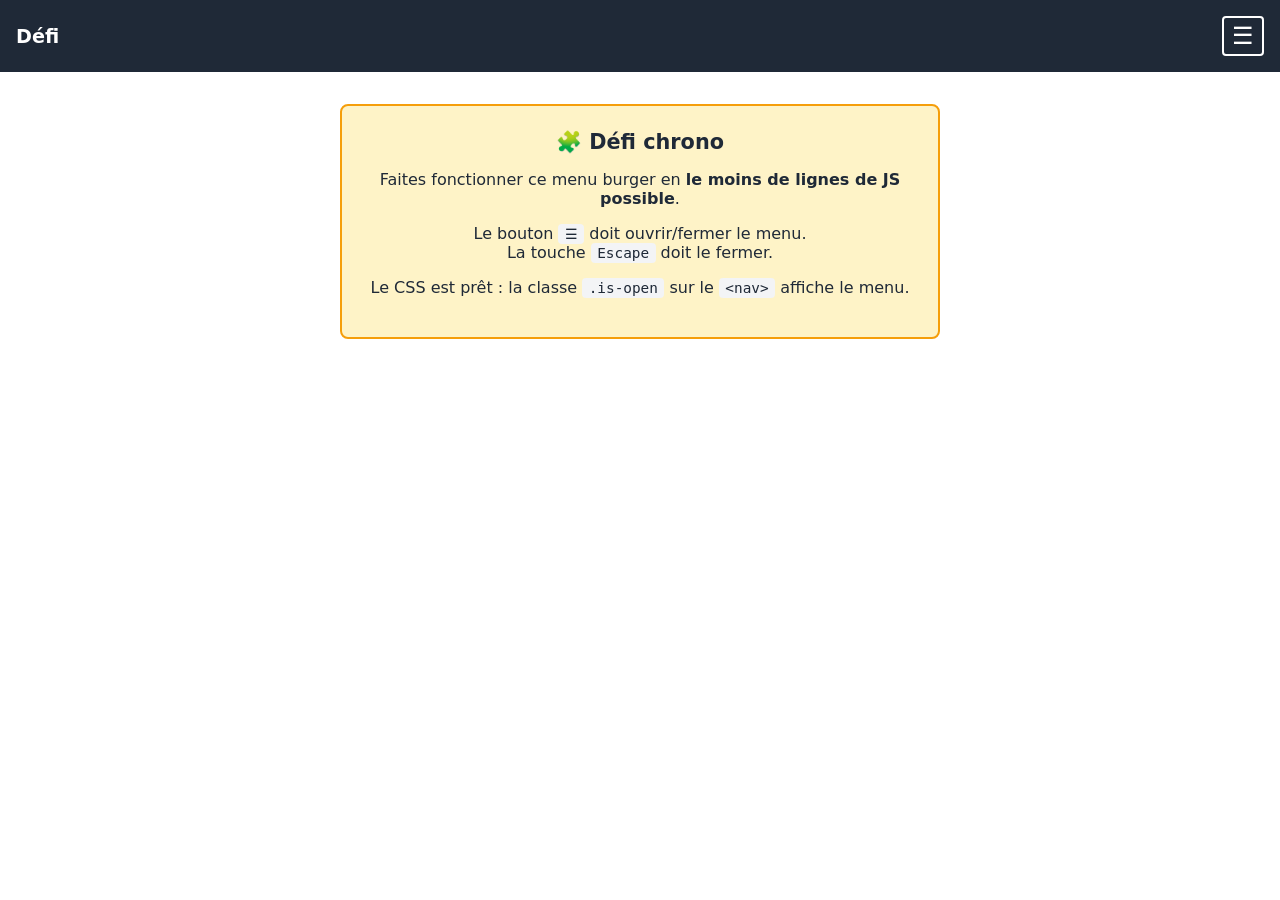
<file: TP2/Défi/Défi.html>
<!DOCTYPE html>
<html lang="fr">
<head>
  <meta charset="UTF-8">
  <meta name="viewport" content="width=device-width, initial-scale=1.0">
  <title>🧩 Défi chrono — Menu burger</title>
  <style>
    body {
      font-family: system-ui, sans-serif;
      margin: 0;
      color: #1f2937;
    }

    header {
      display: flex;
      justify-content: space-between;
      align-items: center;
      padding: 1rem;
      background: #1f2937;
      color: white;
    }

    .logo { font-weight: bold; font-size: 1.2rem; }

    .menu-btn {
      background: none;
      border: 2px solid white;
      color: white;
      font-size: 1.5rem;
      padding: 0.25rem 0.5rem;
      cursor: pointer;
      border-radius: 0.25rem;
    }

    nav {
      display: none;
      background: #111827;
      padding: 1rem;
    }

    nav.is-open {
      display: block;
    }

    nav ul {
      list-style: none;
      margin: 0;
      padding: 0;
    }

    nav li { padding: 0.5rem 0; }

    nav a {
      color: white;
      text-decoration: none;
    }

    main {
      max-width: 600px;
      margin: 2rem auto;
      padding: 0 1rem;
      text-align: center;
    }

    .consigne {
      background: #fef3c7;
      border: 2px solid #f59e0b;
      border-radius: 0.5rem;
      padding: 1.5rem;
      margin-bottom: 2rem;
    }

    .consigne h1 { margin-top: 0; font-size: 1.3rem; }

    code {
      background: #f3f4f6;
      padding: 0.15rem 0.4rem;
      border-radius: 0.25rem;
      font-size: 0.9rem;
    }
  </style>
</head>
<body>

  <header>
    <span class="logo">Défi</span>
    <button class="menu-btn">☰</button>
  </header>

  <nav>
    <ul>
      <li><a href="#">Accueil</a></li>
      <li><a href="#">Projets</a></li>
      <li><a href="#">Contact</a></li>
    </ul>
  </nav>

  <main>
    <div class="consigne">
      <h1>🧩 Défi chrono</h1>
      <p>Faites fonctionner ce menu burger en <strong>le moins de lignes de JS possible</strong>.</p>
      <p>Le bouton <code>☰</code> doit ouvrir/fermer le menu.<br>La touche <code>Escape</code> doit le fermer.</p>
      <p>Le CSS est prêt : la classe <code>.is-open</code> sur le <code>&lt;nav&gt;</code> affiche le menu.</p>
    </div>
  </main>

  <!-- Écrivez votre JS ici 👇 -->

  <script>
const bouton = document.querySelector('.menu-btn');
const menu = document.querySelector('nav');

bouton.addEventListener('click', () => {
 menu.classList.toggle('is-open');
  const isOpen = menu.classList.contains('is-open');
  bouton.setAttribute('aria-expanded', isOpen);
});

document.addEventListener('keydown', (event) => {
  if (event.key === 'Escape' && menu.classList.contains('is-open')) {
    menu.classList.remove('is-open');
    bouton.focus(); 
  }
});

  </script>

</body>
</html>
</file>
<file: TD2/style.css>
body { /* format et comment est présenter la page avec la police décriture et sa taille */
  font-family: system-ui, sans-serif;
  line-height: 1.6;
  margin: 0;
  color: #000000;
}

header { /* la barre du haut qui sert de menu */
  background-color: rgb(115, 199, 255);
  margin: 0 auto;
  padding: 1.5rem;
  text-align: center;
  font-size: large;
}

header nav ul { /* fait partie de la barre du haut qui sert de menu c'est la couleur et la distance des parties */
  display: flex;   
  justify-content:space-around;
  color: #000000;
}

main { /* les différentes classes qui constitue la page */
  max-width: 100ch;
  margin: 0 auto;
  padding: 1.5rem;
}

.hero { /* la présentation du site */
  margin-bottom: 5ch;
  text-align: center;
  font-size: 2.5ch;
}

.hero a { /* le lien découvrir souligner pour la taille */
  font-size:2ch;
}

section { /* l'espace entre le header et le .hero */
  margin-top: 2rem;
}

h1 { /* la couleur et le placement des titres des articles */
  margin-top: 0;
  text-align: center;
  color: blue;
}

h2 { /* la couleur et le placement des titres des articles d'une autre couleru pour différencier */
  margin-top: 0;
  text-align: center;
  color: rgb(68, 146, 182);
}

article { /* le centrage des aritcles avec un fond de couleur / j'ai pas reussi a faire ce que je voulais les mettre cote à cote de droite à gauche */
  text-align: center; /* le centrage des articles*/
  padding: 10px;
  margin: 10px;
  background: rgb(218, 248, 255); /* la couleur du fond des articles */
}

footer { /* la fin de la page */
  background-color: rgb(115, 199, 255);
  margin: 0 auto;
  padding: 2rem;
  text-align: center;
  font-size: 2.5ch;
}
</file>
<file: TP4/style.css>
/* ===========================
   TP4 — Styles de départ
   =========================== */

* {
  margin: 0;
  padding: 0;
  box-sizing: border-box;
}

body {
  font-family: system-ui, -apple-system, sans-serif;
  line-height: 1.6;
  color: #1a1a2e;
  background-color: #f5f5f7;
  padding: 2rem;
  max-width: 900px;
  margin: 0 auto;
}

/* --- En-tête --- */

header {
  margin-bottom: 2rem;
}

header h1 {
  font-size: 1.8rem;
  margin-bottom: 0.25rem;
}

header p {
  color: #666;
}

/* --- Sections --- */

section {
  margin-bottom: 2.5rem;
  padding: 1.5rem;
  background: white;
  border-radius: 12px;
  box-shadow: 0 1px 3px rgba(0, 0, 0, 0.08);
}

section h2 {
  font-size: 1.3rem;
  margin-bottom: 1rem;
  padding-bottom: 0.5rem;
  border-bottom: 2px solid #e8e8e8;
}

/* --- Cartes --- */

.carte {
  padding: 1rem;
  margin-bottom: 0.75rem;
  background: #fafafa;
  border: 1px solid #e8e8e8;
  border-radius: 8px;
}

.carte h3 {
  font-size: 1.1rem;
  margin-bottom: 0.25rem;
}

.carte p {
  color: #555;
  margin-bottom: 0.25rem;
}

.carte .annee {
  font-size: 0.85rem;
  color: #888;
}

/* --- Tags --- */

.tags {
  display: flex;
  gap: 0.4rem;
  flex-wrap: wrap;
  margin-top: 0.5rem;
}

.tag {
  display: inline-block;
  padding: 0.15rem 0.5rem;
  background: #e0e7ff;
  color: #3b4cc0;
  border-radius: 4px;
  font-size: 0.8rem;
  font-weight: 500;
}

/* --- États : chargement, erreur --- */

.loading {
  color: #666;
  font-style: italic;
  padding: 1rem 0;
}

.loading::before {
  content: '⏳ ';
}

.error {
  color: #dc2626;
  background: #fef2f2;
  padding: 0.75rem 1rem;
  border-radius: 6px;
  border: 1px solid #fecaca;
}

.error::before {
  content: '⚠️ ';
}

/* --- Champ de recherche --- */

input[type="search"] {
  width: 100%;
  padding: 0.6rem 1rem;
  font-size: 1rem;
  border: 2px solid #e8e8e8;
  border-radius: 8px;
  margin-bottom: 1rem;
  outline: none;
  transition: border-color 0.2s;
}

input[type="search"]:focus {
  border-color: #3b4cc0;
}

/* --- Boutons de contrôle (bonus) --- */

#controles {
  display: flex;
  gap: 0.5rem;
  flex-wrap: wrap;
  margin-bottom: 1rem;
}

#controles button {
  padding: 0.4rem 0.8rem;
  font-size: 0.85rem;
  background: #f0f0f0;
  border: 1px solid #ddd;
  border-radius: 6px;
  cursor: pointer;
  transition: background-color 0.2s;
}

#controles button:hover {
  background: #e0e7ff;
}

/* --- Pokémon liste + détail (bonus) --- */

#pokemon {
  display: grid;
  grid-template-columns: 1fr 1fr;
  gap: 1rem;
  margin-top: 1rem;
}

#liste-pokemon {
  display: flex;
  flex-direction: column;
  gap: 0.3rem;
  max-height: 400px;
  overflow-y: auto;
}

#liste-pokemon button {
  text-align: left;
  padding: 0.4rem 0.6rem;
  background: #fafafa;
  border: 1px solid #e8e8e8;
  border-radius: 4px;
  cursor: pointer;
  text-transform: capitalize;
  transition: background-color 0.2s;
}

#liste-pokemon button:hover {
  background: #e0e7ff;
}

#detail-pokemon {
  padding: 1rem;
  background: #fafafa;
  border: 1px solid #e8e8e8;
  border-radius: 8px;
  text-align: center;
}

#detail-pokemon h2 {
  text-transform: capitalize;
  border: none;
  padding: 0;
}

#detail-pokemon img {
  width: 120px;
  height: 120px;
  image-rendering: pixelated;
}
</file>
<file: TP5/style.css>
:root {
  --color-primary: #3b4cc0;
  --color-text: #1f2937;
  --color-text-light: #6b7280;
  --color-bg: #f5f5f7;
  --color-bg-alt: #7cbeff;
  --spacing-md: 1rem;
  --radius: 8px;
}

.dark {
    --color-primary: #60a5fa;
    --color-text: #e5e7eb;
    --color-text-light: #9ca3af;
    --color-bg: #111827;
    --color-bg-alt: #1f2937;
    --color-overlay: rgba(0, 0, 0, 0.7);
}
    
/* Typographie d'abord */
body {
  font-family: system-ui, sans-serif;
  line-height: 1.6;
  color: #1a1a2e;
  background: var(--color-bg);
}

/* Layout ensuite */
.projets-grille {
  display: grid;
  grid-template-columns: repeat(auto-fit, minmax(250px, 1fr));
  gap: var(--spacing-md);
}

h1, h2, h3 {
  line-height: 1.2;
  text-align: center;
}

ul{
    display: flex;
    justify-content: space-between;
    gap: 2rem;
}

.hero{
    display: flex;
    flex-direction: column;
    align-items: center;
    text-align: center;
    margin-bottom: 1.5rem;
}

.cta{
    color:var(--color-text);
    padding: 1rem;
    border-radius: 1.5rem;
    font-size:2rem;
    background-color:var(--color-primary);
}

.portefolio {
  display: grid;
  grid-template-columns: repeat(auto-fit, minmax(250px, 1fr));
  gap: var(--space-lg);
}

section{
  align-items: center;
  text-align: center;
}

.carte{
    background-color:var(--color-bg-alt);
    transition: transform 0.2s, box-shadow 0.2s;
    text-align: center;
    border-radius: 1.5rem;
}

.carte:hover {
  transform: translateY(-2px);
  box-shadow: 0 4px 12px rgba(0, 0, 0, 0.1);
}

a, button {
  transition: color 0.2s, background-color 0.2s;
}

 .modal {
      display: none;
      position: fixed;
      top: 0;
      left: 0;
      width: 100%;
      height: 100%;
      background: var(--color-overlay);
      z-index: 100;
      justify-content: center;
      align-items: center;
    }

    .modal.is-visible {
      display: flex;
    }

    .modal-content {
      background: var(--color-bg);
      border-radius: 0.5rem;
      padding: var(--space-lg);
      max-width: 500px;
      width: 90%;
      position: relative;
    }

    .modal-content h2 {
      margin-top: 0;
    }

    .modal-close {
      position: absolute;
      top: var(--space-md);
      right: var(--space-md);
      background: none;
      border: none;
      font-size: 1.5rem;
      cursor: pointer;
      color: var(--color-text);
      line-height: 1;
    }

footer{
    display: flex;
    justify-content: space-between;
    align-items: center;
    background-color:var(--color-primary);
    margin: 0 auto;
    padding: 1.5rem;
    text-align: center;
    font-size: large;
}

@media (min-width: 600px) {
  .layout {
    grid-template-columns: 2fr 1fr;
  }
}
</file>
